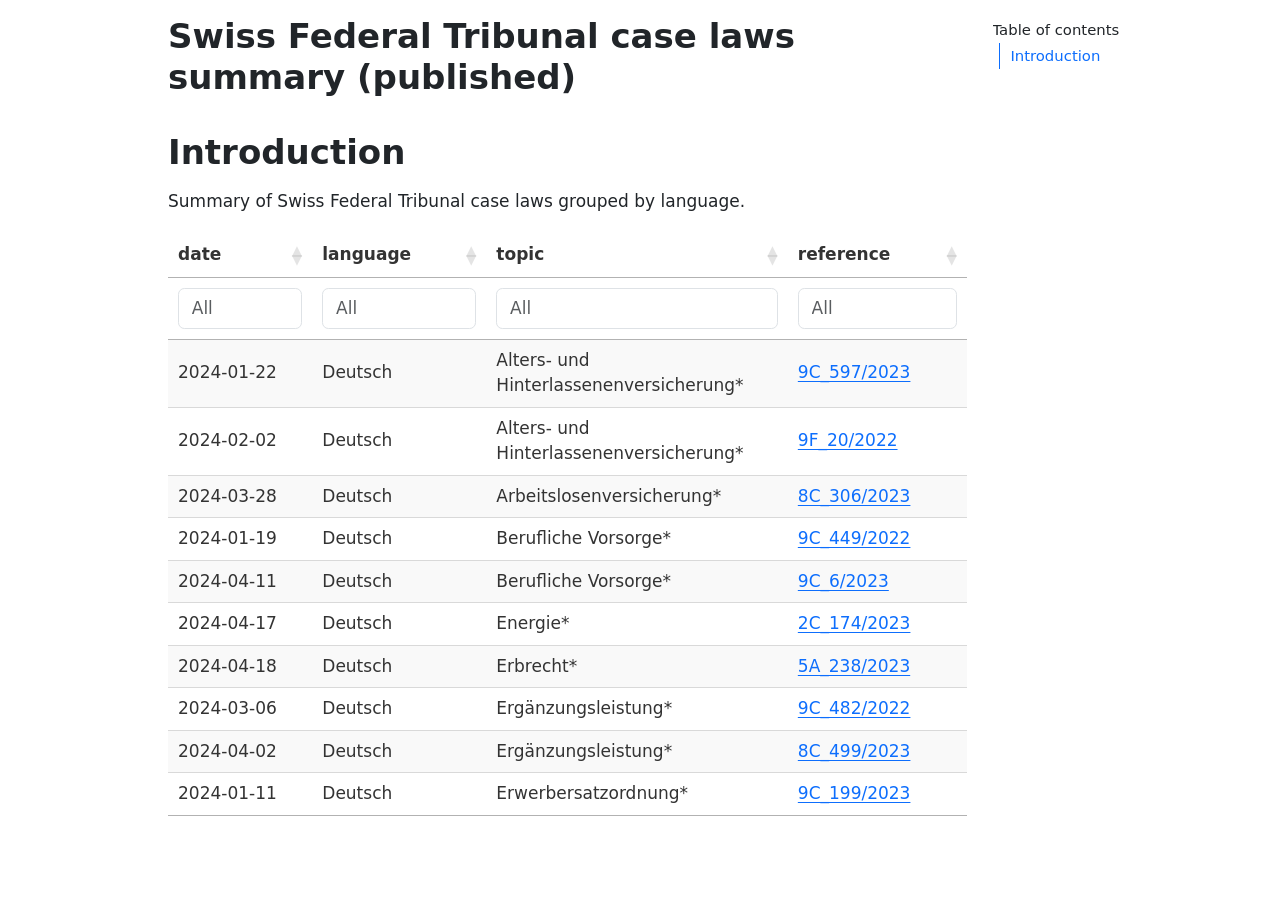
<file: report.html>
<!DOCTYPE html>
<html xmlns="http://www.w3.org/1999/xhtml" lang="en" xml:lang="en"><head>

<meta charset="utf-8">
<meta name="generator" content="quarto-1.4.553">

<meta name="viewport" content="width=device-width, initial-scale=1.0, user-scalable=yes">


<title>Swiss Federal Tribunal case laws summary (published)</title>
<style>
code{white-space: pre-wrap;}
span.smallcaps{font-variant: small-caps;}
div.columns{display: flex; gap: min(4vw, 1.5em);}
div.column{flex: auto; overflow-x: auto;}
div.hanging-indent{margin-left: 1.5em; text-indent: -1.5em;}
ul.task-list{list-style: none;}
ul.task-list li input[type="checkbox"] {
  width: 0.8em;
  margin: 0 0.8em 0.2em -1em; /* quarto-specific, see https://github.com/quarto-dev/quarto-cli/issues/4556 */ 
  vertical-align: middle;
}
</style>


<script src="report_files/libs/clipboard/clipboard.min.js"></script>
<script src="report_files/libs/quarto-html/quarto.js"></script>
<script src="report_files/libs/quarto-html/popper.min.js"></script>
<script src="report_files/libs/quarto-html/tippy.umd.min.js"></script>
<script src="report_files/libs/quarto-html/anchor.min.js"></script>
<link href="report_files/libs/quarto-html/tippy.css" rel="stylesheet">
<link href="report_files/libs/quarto-html/quarto-syntax-highlighting.css" rel="stylesheet" id="quarto-text-highlighting-styles">
<script src="report_files/libs/bootstrap/bootstrap.min.js"></script>
<link href="report_files/libs/bootstrap/bootstrap-icons.css" rel="stylesheet">
<link href="report_files/libs/bootstrap/bootstrap.min.css" rel="stylesheet" id="quarto-bootstrap" data-mode="light">
<link href="report_files/libs/htmltools-fill-0.5.8.1/fill.css" rel="stylesheet">
<script src="report_files/libs/htmlwidgets-1.6.4/htmlwidgets.js"></script>
<link href="report_files/libs/datatables-css-0.0.0/datatables-crosstalk.css" rel="stylesheet">
<script src="report_files/libs/datatables-binding-0.33/datatables.js"></script>
<script src="report_files/libs/jquery-3.6.0/jquery-3.6.0.min.js"></script>
<link href="report_files/libs/dt-core-1.13.6/css/jquery.dataTables.min.css" rel="stylesheet">
<link href="report_files/libs/dt-core-1.13.6/css/jquery.dataTables.extra.css" rel="stylesheet">
<script src="report_files/libs/dt-core-1.13.6/js/jquery.dataTables.min.js"></script>
<link href="report_files/libs/nouislider-7.0.10/jquery.nouislider.min.css" rel="stylesheet">
<script src="report_files/libs/nouislider-7.0.10/jquery.nouislider.min.js"></script>
<link href="report_files/libs/selectize-0.12.0/selectize.bootstrap3.css" rel="stylesheet">
<script src="report_files/libs/selectize-0.12.0/selectize.min.js"></script>
<link href="report_files/libs/crosstalk-1.2.1/css/crosstalk.min.css" rel="stylesheet">
<script src="report_files/libs/crosstalk-1.2.1/js/crosstalk.min.js"></script>


</head>

<body>

<div id="quarto-content" class="page-columns page-rows-contents page-layout-article">
<div id="quarto-margin-sidebar" class="sidebar margin-sidebar">
  <nav id="TOC" role="doc-toc" class="toc-active">
    <h2 id="toc-title">Table of contents</h2>
   
  <ul>
  <li><a href="#introduction" id="toc-introduction" class="nav-link active" data-scroll-target="#introduction">Introduction</a></li>
  </ul>
</nav>
</div>
<main class="content" id="quarto-document-content">

<header id="title-block-header" class="quarto-title-block default">
<div class="quarto-title">
<h1 class="title">Swiss Federal Tribunal case laws summary (published)</h1>
</div>



<div class="quarto-title-meta">

    
  
    
  </div>
  


</header>


<section id="introduction" class="level1">
<h1>Introduction</h1>
<p>Summary of Swiss Federal Tribunal case laws grouped by language.</p>
<div class="datatables html-widget html-fill-item" id="htmlwidget-982c4b5ad093ca20aa16" style="width:100%;height:auto;"></div>
<script type="application/json" data-for="htmlwidget-982c4b5ad093ca20aa16">{"x":{"filter":"top","vertical":false,"filterHTML":"<tr>\n  <td data-type=\"date\" style=\"vertical-align: top;\">\n    <div class=\"form-group has-feedback\" style=\"margin-bottom: auto;\">\n      <input type=\"search\" placeholder=\"All\" class=\"form-control\" style=\"width: 100%;\"/>\n      <span class=\"glyphicon glyphicon-remove-circle form-control-feedback\"><\/span>\n    <\/div>\n    <div style=\"display: none;position: absolute;width: 200px;opacity: 1\">\n      <div data-min=\"1.70424e+12\" data-max=\"1714521600000\"><\/div>\n      <span style=\"float: left;\"><\/span>\n      <span style=\"float: right;\"><\/span>\n    <\/div>\n  <\/td>\n  <td data-type=\"factor\" style=\"vertical-align: top;\">\n    <div class=\"form-group has-feedback\" style=\"margin-bottom: auto;\">\n      <input type=\"search\" placeholder=\"All\" class=\"form-control\" style=\"width: 100%;\"/>\n      <span class=\"glyphicon glyphicon-remove-circle form-control-feedback\"><\/span>\n    <\/div>\n    <div style=\"width: 100%; display: none;\">\n      <select multiple=\"multiple\" style=\"width: 100%;\" data-options=\"[&quot;Deutsch&quot;,&quot;Français&quot;,&quot;Italiano&quot;]\"><\/select>\n    <\/div>\n  <\/td>\n  <td data-type=\"factor\" style=\"vertical-align: top;\">\n    <div class=\"form-group has-feedback\" style=\"margin-bottom: auto;\">\n      <input type=\"search\" placeholder=\"All\" class=\"form-control\" style=\"width: 100%;\"/>\n      <span class=\"glyphicon glyphicon-remove-circle form-control-feedback\"><\/span>\n    <\/div>\n    <div style=\"width: 100%; display: none;\">\n      <select multiple=\"multiple\" style=\"width: 100%;\" data-options=\"[&quot;Alters- und Hinterlassenenversicherung*&quot;,&quot;Arbeitslosenversicherung*&quot;,&quot;Assicurazione contro la disoccupazione*&quot;,&quot;Berufliche Vorsorge*&quot;,&quot;Construction des routes et circulation routière*&quot;,&quot;Diritto fondamentale*&quot;,&quot;Droit de cité et droit des étrangers*&quot;,&quot;Droit des contrats*&quot;,&quot;Droit des poursuites et faillites*&quot;,&quot;Droit fondamental*&quot;,&quot;Droits réels*&quot;,&quot;Energie*&quot;,&quot;Énergie*&quot;,&quot;Erbrecht*&quot;,&quot;Ergänzungsleistung*&quot;,&quot;Erwerbersatzordnung*&quot;,&quot;Exécution des peines et des mesures*&quot;,&quot;Familienrecht*&quot;,&quot;Finances publiques &amp; droit fiscal*&quot;,&quot;Gesellschaftsrecht*&quot;,&quot;Gesundheitswesen &amp; soziale Sicherheit*&quot;,&quot;Infractions*&quot;,&quot;Infrazione*&quot;,&quot;Invalidenversicherung*&quot;,&quot;Krankenversicherung*&quot;,&quot;Öffentliche Finanzen &amp; Abgaberecht*&quot;,&quot;Ökologisches Gleichgewicht*&quot;,&quot;Politische Rechte*&quot;,&quot;Procédure administrative*&quot;,&quot;Procédure pénale*&quot;,&quot;Propriété intellectuelle, concurrence et cartels*&quot;,&quot;Rechtshilfe und Auslieferung*&quot;,&quot;Sachenrecht*&quot;,&quot;Schiedsgerichtsbarkeit*&quot;,&quot;Schuldbetreibungs- und Konkursrecht*&quot;,&quot;Staatshaftung*&quot;,&quot;Straf- und Massnahmenvollzug*&quot;,&quot;Strafprozess*&quot;,&quot;Strafrecht (allgemein)*&quot;,&quot;Straftaten*&quot;,&quot;Unfallversicherung*&quot;,&quot;Vertragsrecht*&quot;]\"><\/select>\n    <\/div>\n  <\/td>\n  <td data-type=\"character\" style=\"vertical-align: top;\">\n    <div class=\"form-group has-feedback\" style=\"margin-bottom: auto;\">\n      <input type=\"search\" placeholder=\"All\" class=\"form-control\" style=\"width: 100%;\"/>\n      <span class=\"glyphicon glyphicon-remove-circle form-control-feedback\"><\/span>\n    <\/div>\n  <\/td>\n<\/tr>","data":[["2024-01-22","2024-02-02","2024-03-28","2024-01-19","2024-04-11","2024-04-17","2024-04-18","2024-03-06","2024-04-02","2024-01-11","2024-01-24","2024-01-23","2024-01-25","2024-03-07","2024-01-18","2024-03-05","2024-04-02","2024-01-12","2024-03-20","2024-04-17","2024-02-13","2024-04-24","2024-01-11","2024-01-15","2024-01-30","2024-01-31","2024-02-08","2024-04-02","2024-04-11","2024-04-17","2024-01-05","2024-03-28","2024-03-20","2024-02-13","2024-01-30","2024-02-12","2024-04-04","2024-04-03","2024-04-16","2024-02-09","2024-02-12","2024-03-14","2024-04-22","2024-01-17","2024-02-29","2024-03-14","2024-04-12","2024-01-03","2024-05-01","2024-01-03","2024-04-10","2024-03-05","2024-02-29","2024-04-26","2024-03-01","2024-03-27","2024-01-31","2024-02-06","2024-04-02","2024-02-01","2024-02-12","2024-01-19","2024-01-25","2024-03-06","2024-01-31","2024-04-10","2024-04-16","2024-04-18","2024-04-19","2024-02-06","2024-04-17","2024-01-05","2024-02-01","2024-02-01","2024-04-24","2024-01-12","2024-04-02"],["Deutsch","Deutsch","Deutsch","Deutsch","Deutsch","Deutsch","Deutsch","Deutsch","Deutsch","Deutsch","Deutsch","Deutsch","Deutsch","Deutsch","Deutsch","Deutsch","Deutsch","Deutsch","Deutsch","Deutsch","Deutsch","Deutsch","Deutsch","Deutsch","Deutsch","Deutsch","Deutsch","Deutsch","Deutsch","Deutsch","Deutsch","Deutsch","Deutsch","Deutsch","Deutsch","Deutsch","Deutsch","Deutsch","Deutsch","Deutsch","Deutsch","Deutsch","Deutsch","Deutsch","Deutsch","Deutsch","Deutsch","Deutsch","Deutsch","Deutsch","Français","Français","Français","Français","Français","Français","Français","Français","Français","Français","Français","Français","Français","Français","Français","Français","Français","Français","Français","Français","Français","Français","Français","Français","Italiano","Italiano","Italiano"],["Alters- und Hinterlassenenversicherung*","Alters- und Hinterlassenenversicherung*","Arbeitslosenversicherung*","Berufliche Vorsorge*","Berufliche Vorsorge*","Energie*","Erbrecht*","Ergänzungsleistung*","Ergänzungsleistung*","Erwerbersatzordnung*","Erwerbersatzordnung*","Familienrecht*","Familienrecht*","Familienrecht*","Gesellschaftsrecht*","Gesundheitswesen & soziale Sicherheit*","Gesundheitswesen & soziale Sicherheit*","Invalidenversicherung*","Invalidenversicherung*","Invalidenversicherung*","Krankenversicherung*","Krankenversicherung*","Öffentliche Finanzen & Abgaberecht*","Öffentliche Finanzen & Abgaberecht*","Öffentliche Finanzen & Abgaberecht*","Öffentliche Finanzen & Abgaberecht*","Öffentliche Finanzen & Abgaberecht*","Öffentliche Finanzen & Abgaberecht*","Öffentliche Finanzen & Abgaberecht*","Öffentliche Finanzen & Abgaberecht*","Ökologisches Gleichgewicht*","Politische Rechte*","Rechtshilfe und Auslieferung*","Sachenrecht*","Schiedsgerichtsbarkeit*","Schuldbetreibungs- und Konkursrecht*","Schuldbetreibungs- und Konkursrecht*","Staatshaftung*","Straf- und Massnahmenvollzug*","Strafprozess*","Strafprozess*","Strafprozess*","Strafprozess*","Strafrecht (allgemein)*","Straftaten*","Straftaten*","Straftaten*","Unfallversicherung*","Unfallversicherung*","Vertragsrecht*","Construction des routes et circulation routière*","Droit de cité et droit des étrangers*","Droit des contrats*","Droit des poursuites et faillites*","Droit fondamental*","Droit fondamental*","Droits réels*","Droits réels*","Droits réels*","Énergie*","Exécution des peines et des mesures*","Finances publiques & droit fiscal*","Finances publiques & droit fiscal*","Finances publiques & droit fiscal*","Infractions*","Infractions*","Infractions*","Infractions*","Infractions*","Procédure administrative*","Procédure administrative*","Procédure pénale*","Propriété intellectuelle, concurrence et cartels*","Propriété intellectuelle, concurrence et cartels*","Assicurazione contro la disoccupazione*","Diritto fondamentale*","Infrazione*"],["<a href=https://www.bger.ch/ext/eurospider/live/fr/php/aza/http/index.php?highlight_docid=aza://20-12-2023-9C_597-2023&lang=fr&zoom=&type=show_document>9C_597/2023<\/a>","<a href=https://www.bger.ch/ext/eurospider/live/fr/php/aza/http/index.php?highlight_docid=aza://08-01-2024-9F_20-2022&lang=fr&zoom=&type=show_document>9F_20/2022<\/a>","<a href=https://www.bger.ch/ext/eurospider/live/fr/php/aza/http/index.php?highlight_docid=aza://07-03-2024-8C_306-2023&lang=fr&zoom=&type=show_document>8C_306/2023<\/a>","<a href=https://www.bger.ch/ext/eurospider/live/fr/php/aza/http/index.php?highlight_docid=aza://29-11-2023-9C_449-2022&lang=fr&zoom=&type=show_document>9C_449/2022<\/a>","<a href=https://www.bger.ch/ext/eurospider/live/fr/php/aza/http/index.php?highlight_docid=aza://12-03-2024-9C_6-2023&lang=fr&zoom=&type=show_document>9C_6/2023<\/a>","<a href=https://www.bger.ch/ext/eurospider/live/fr/php/aza/http/index.php?highlight_docid=aza://22-03-2024-2C_174-2023&lang=fr&zoom=&type=show_document>2C_174/2023<\/a>","<a href=https://www.bger.ch/ext/eurospider/live/fr/php/aza/http/index.php?highlight_docid=aza://18-03-2024-5A_238-2023&lang=fr&zoom=&type=show_document>5A_238/2023<\/a>","<a href=https://www.bger.ch/ext/eurospider/live/fr/php/aza/http/index.php?highlight_docid=aza://31-01-2024-9C_482-2022&lang=fr&zoom=&type=show_document>9C_482/2022<\/a>","<a href=https://www.bger.ch/ext/eurospider/live/fr/php/aza/http/index.php?highlight_docid=aza://06-03-2024-8C_499-2023&lang=fr&zoom=&type=show_document>8C_499/2023<\/a>","<a href=https://www.bger.ch/ext/eurospider/live/fr/php/aza/http/index.php?highlight_docid=aza://11-12-2023-9C_199-2023&lang=fr&zoom=&type=show_document>9C_199/2023<\/a>","<a href=https://www.bger.ch/ext/eurospider/live/fr/php/aza/http/index.php?highlight_docid=aza://21-12-2023-9C_202-2023&lang=fr&zoom=&type=show_document>9C_202/2023<\/a>","<a href=https://www.bger.ch/ext/eurospider/live/fr/php/aza/http/index.php?highlight_docid=aza://21-11-2023-5A_375-2023&lang=fr&zoom=&type=show_document>5A_375/2023<\/a>","<a href=https://www.bger.ch/ext/eurospider/live/fr/php/aza/http/index.php?highlight_docid=aza://20-12-2023-5A_33-2023&lang=fr&zoom=&type=show_document>5A_33/2023<\/a>","<a href=https://www.bger.ch/ext/eurospider/live/fr/php/aza/http/index.php?highlight_docid=aza://09-02-2024-5A_176-2023&lang=fr&zoom=&type=show_document>5A_176/2023<\/a>","<a href=https://www.bger.ch/ext/eurospider/live/fr/php/aza/http/index.php?highlight_docid=aza://03-01-2024-4A_369-2023&lang=fr&zoom=&type=show_document>4A_369/2023<\/a>","<a href=https://www.bger.ch/ext/eurospider/live/fr/php/aza/http/index.php?highlight_docid=aza://01-02-2024-8C_333-2023&lang=fr&zoom=&type=show_document>8C_333/2023<\/a>","<a href=https://www.bger.ch/ext/eurospider/live/fr/php/aza/http/index.php?highlight_docid=aza://28-02-2024-2C_33-2023&lang=fr&zoom=&type=show_document>2C_33/2023<\/a>","<a href=https://www.bger.ch/ext/eurospider/live/fr/php/aza/http/index.php?highlight_docid=aza://06-12-2023-8C_103-2023&lang=fr&zoom=&type=show_document>8C_103/2023<\/a>","<a href=https://www.bger.ch/ext/eurospider/live/fr/php/aza/http/index.php?highlight_docid=aza://06-03-2024-8C_166-2023&lang=fr&zoom=&type=show_document>8C_166/2023<\/a>","<a href=https://www.bger.ch/ext/eurospider/live/fr/php/aza/http/index.php?highlight_docid=aza://27-03-2024-8C_523-2023&lang=fr&zoom=&type=show_document>8C_523/2023<\/a>","<a href=https://www.bger.ch/ext/eurospider/live/fr/php/aza/http/index.php?highlight_docid=aza://12-12-2023-9C_135-2022&lang=fr&zoom=&type=show_document>9C_135/2022<\/a>","<a href=https://www.bger.ch/ext/eurospider/live/fr/php/aza/http/index.php?highlight_docid=aza://18-03-2024-9C_65-2023&lang=fr&zoom=&type=show_document>9C_65/2023<\/a>","<a href=https://www.bger.ch/ext/eurospider/live/fr/php/aza/http/index.php?highlight_docid=aza://07-12-2023-9C_312-2023&lang=fr&zoom=&type=show_document>9C_312/2023<\/a>","<a href=https://www.bger.ch/ext/eurospider/live/fr/php/aza/http/index.php?highlight_docid=aza://15-12-2023-9C_716-2022&lang=fr&zoom=&type=show_document>9C_716/2022<\/a>","<a href=https://www.bger.ch/ext/eurospider/live/fr/php/aza/http/index.php?highlight_docid=aza://18-12-2023-9C_732-2022&lang=fr&zoom=&type=show_document>9C_732/2022<\/a>","<a href=https://www.bger.ch/ext/eurospider/live/fr/php/aza/http/index.php?highlight_docid=aza://05-01-2024-9C_391-2023&lang=fr&zoom=&type=show_document>9C_391/2023<\/a>","<a href=https://www.bger.ch/ext/eurospider/live/fr/php/aza/http/index.php?highlight_docid=aza://19-12-2023-9C_83-2023&lang=fr&zoom=&type=show_document>9C_83/2023<\/a>","<a href=https://www.bger.ch/ext/eurospider/live/fr/php/aza/http/index.php?highlight_docid=aza://12-03-2024-9C_475-2023&lang=fr&zoom=&type=show_document>9C_475/2023<\/a>","<a href=https://www.bger.ch/ext/eurospider/live/fr/php/aza/http/index.php?highlight_docid=aza://29-02-2024-9C_496-2023&lang=fr&zoom=&type=show_document>9C_496/2023<\/a>","<a href=https://www.bger.ch/ext/eurospider/live/fr/php/aza/http/index.php?highlight_docid=aza://02-04-2024-9C_591-2023&lang=fr&zoom=&type=show_document>9C_591/2023<\/a>","<a href=https://www.bger.ch/ext/eurospider/live/fr/php/aza/http/index.php?highlight_docid=aza://07-11-2023-1C_327-2022&lang=fr&zoom=&type=show_document>1C_327/2022<\/a>","<a href=https://www.bger.ch/ext/eurospider/live/fr/php/aza/http/index.php?highlight_docid=aza://22-02-2024-1C_641-2022&lang=fr&zoom=&type=show_document>1C_641/2022<\/a>","<a href=https://www.bger.ch/ext/eurospider/live/fr/php/aza/http/index.php?highlight_docid=aza://07-03-2024-1C_543-2023&lang=fr&zoom=&type=show_document>1C_543/2023<\/a>","<a href=https://www.bger.ch/ext/eurospider/live/fr/php/aza/http/index.php?highlight_docid=aza://08-11-2023-5A_357-2022&lang=fr&zoom=&type=show_document>5A_357/2022<\/a>","<a href=https://www.bger.ch/ext/eurospider/live/fr/php/aza/http/index.php?highlight_docid=aza://11-01-2024-4A_172-2023&lang=fr&zoom=&type=show_document>4A_172/2023<\/a>","<a href=https://www.bger.ch/ext/eurospider/live/fr/php/aza/http/index.php?highlight_docid=aza://12-01-2024-5A_169-2023&lang=fr&zoom=&type=show_document>5A_169/2023<\/a>","<a href=https://www.bger.ch/ext/eurospider/live/fr/php/aza/http/index.php?highlight_docid=aza://07-03-2024-5A_611-2023&lang=fr&zoom=&type=show_document>5A_611/2023<\/a>","<a href=https://www.bger.ch/ext/eurospider/live/fr/php/aza/http/index.php?highlight_docid=aza://07-02-2024-2C_176-2022&lang=fr&zoom=&type=show_document>2C_176/2022<\/a>","<a href=https://www.bger.ch/ext/eurospider/live/fr/php/aza/http/index.php?highlight_docid=aza://18-03-2024-7B_261-2023&lang=fr&zoom=&type=show_document>7B_261/2023<\/a>","<a href=https://www.bger.ch/ext/eurospider/live/fr/php/aza/http/index.php?highlight_docid=aza://18-12-2023-7B_800-2023&lang=fr&zoom=&type=show_document>7B_800/2023<\/a>","<a href=https://www.bger.ch/ext/eurospider/live/fr/php/aza/http/index.php?highlight_docid=aza://11-01-2024-7B_159-2022&lang=fr&zoom=&type=show_document>7B_159/2022<\/a>","<a href=https://www.bger.ch/ext/eurospider/live/fr/php/aza/http/index.php?highlight_docid=aza://05-03-2024-7B_155-2024&lang=fr&zoom=&type=show_document>7B_155/2024<\/a>","<a href=https://www.bger.ch/ext/eurospider/live/fr/php/aza/http/index.php?highlight_docid=aza://21-03-2024-7B_172-2022&lang=fr&zoom=&type=show_document>7B_172/2022<\/a>","<a href=https://www.bger.ch/ext/eurospider/live/fr/php/aza/http/index.php?highlight_docid=aza://15-12-2023-6B_953-2023&lang=fr&zoom=&type=show_document>6B_953/2023<\/a>","<a href=https://www.bger.ch/ext/eurospider/live/fr/php/aza/http/index.php?highlight_docid=aza://29-01-2024-6B_1005-2021&lang=fr&zoom=&type=show_document>6B_1005/2021<\/a>","<a href=https://www.bger.ch/ext/eurospider/live/fr/php/aza/http/index.php?highlight_docid=aza://09-02-2024-7B_209-2022&lang=fr&zoom=&type=show_document>7B_209/2022<\/a>","<a href=https://www.bger.ch/ext/eurospider/live/fr/php/aza/http/index.php?highlight_docid=aza://18-03-2024-6B_17-2022&lang=fr&zoom=&type=show_document>6B_17/2022<\/a>","<a href=https://www.bger.ch/ext/eurospider/live/fr/php/aza/http/index.php?highlight_docid=aza://29-11-2023-8C_196-2023&lang=fr&zoom=&type=show_document>8C_196/2023<\/a>","<a href=https://www.bger.ch/ext/eurospider/live/fr/php/aza/http/index.php?highlight_docid=aza://10-04-2024-8C_434-2023&lang=fr&zoom=&type=show_document>8C_434/2023<\/a>","<a href=https://www.bger.ch/ext/eurospider/live/fr/php/aza/http/index.php?highlight_docid=aza://29-11-2023-4A_121-2023&lang=fr&zoom=&type=show_document>4A_121/2023<\/a>","<a href=https://www.bger.ch/ext/eurospider/live/fr/php/aza/http/index.php?highlight_docid=aza://23-02-2024-2C_79-2023&lang=fr&zoom=&type=show_document>2C_79/2023<\/a>","<a href=https://www.bger.ch/ext/eurospider/live/fr/php/aza/http/index.php?highlight_docid=aza://07-02-2024-2C_198-2023&lang=fr&zoom=&type=show_document>2C_198/2023<\/a>","<a href=https://www.bger.ch/ext/eurospider/live/fr/php/aza/http/index.php?highlight_docid=aza://31-01-2024-4A_169-2023&lang=fr&zoom=&type=show_document>4A_169/2023<\/a>","<a href=https://www.bger.ch/ext/eurospider/live/fr/php/aza/http/index.php?highlight_docid=aza://02-04-2024-5A_122-2024&lang=fr&zoom=&type=show_document>5A_122/2024<\/a>","<a href=https://www.bger.ch/ext/eurospider/live/fr/php/aza/http/index.php?highlight_docid=aza://07-02-2024-2C_196-2023&lang=fr&zoom=&type=show_document>2C_196/2023<\/a>","<a href=https://www.bger.ch/ext/eurospider/live/fr/php/aza/http/index.php?highlight_docid=aza://23-02-2024-2C_87-2023&lang=fr&zoom=&type=show_document>2C_87/2023<\/a>","<a href=https://www.bger.ch/ext/eurospider/live/fr/php/aza/http/index.php?highlight_docid=aza://12-12-2023-5A_941-2022&lang=fr&zoom=&type=show_document>5A_941/2022<\/a>","<a href=https://www.bger.ch/ext/eurospider/live/fr/php/aza/http/index.php?highlight_docid=aza://15-01-2024-5A_307-2023&lang=fr&zoom=&type=show_document>5A_307/2023<\/a>","<a href=https://www.bger.ch/ext/eurospider/live/fr/php/aza/http/index.php?highlight_docid=aza://01-03-2024-2C_317-2023&lang=fr&zoom=&type=show_document>2C_317/2023<\/a>","<a href=https://www.bger.ch/ext/eurospider/live/fr/php/aza/http/index.php?highlight_docid=aza://05-01-2024-9C_739-2022&lang=fr&zoom=&type=show_document>9C_739/2022<\/a>","<a href=https://www.bger.ch/ext/eurospider/live/fr/php/aza/http/index.php?highlight_docid=aza://03-01-2024-7B_471-2023&lang=fr&zoom=&type=show_document>7B_471/2023<\/a>","<a href=https://www.bger.ch/ext/eurospider/live/fr/php/aza/http/index.php?highlight_docid=aza://09-01-2024-9C_648-2022&lang=fr&zoom=&type=show_document>9C_648/2022<\/a>","<a href=https://www.bger.ch/ext/eurospider/live/fr/php/aza/http/index.php?highlight_docid=aza://21-12-2023-2C_694-2022&lang=fr&zoom=&type=show_document>2C_694/2022<\/a>","<a href=https://www.bger.ch/ext/eurospider/live/fr/php/aza/http/index.php?highlight_docid=aza://22-02-2024-2C_692-2022&lang=fr&zoom=&type=show_document>2C_692/2022<\/a>","<a href=https://www.bger.ch/ext/eurospider/live/fr/php/aza/http/index.php?highlight_docid=aza://30-10-2023-7B_78-2022&lang=fr&zoom=&type=show_document>7B_78/2022<\/a>","<a href=https://www.bger.ch/ext/eurospider/live/fr/php/aza/http/index.php?highlight_docid=aza://21-03-2024-6B_1143-2023&lang=fr&zoom=&type=show_document>6B_1143/2023<\/a>","<a href=https://www.bger.ch/ext/eurospider/live/fr/php/aza/http/index.php?highlight_docid=aza://21-03-2024-6B_938-2023&lang=fr&zoom=&type=show_document>6B_938/2023<\/a>","<a href=https://www.bger.ch/ext/eurospider/live/fr/php/aza/http/index.php?highlight_docid=aza://11-03-2024-6B_1323-2023&lang=fr&zoom=&type=show_document>6B_1323/2023<\/a>","<a href=https://www.bger.ch/ext/eurospider/live/fr/php/aza/http/index.php?highlight_docid=aza://13-03-2024-6B_393-2023&lang=fr&zoom=&type=show_document>6B_393/2023<\/a>","<a href=https://www.bger.ch/ext/eurospider/live/fr/php/aza/http/index.php?highlight_docid=aza://19-01-2024-1C_442-2023&lang=fr&zoom=&type=show_document>1C_442/2023<\/a>","<a href=https://www.bger.ch/ext/eurospider/live/fr/php/aza/http/index.php?highlight_docid=aza://28-03-2024-1C_584-2023&lang=fr&zoom=&type=show_document>1C_584/2023<\/a>","<a href=https://www.bger.ch/ext/eurospider/live/fr/php/aza/http/index.php?highlight_docid=aza://30-11-2023-7B_215-2023&lang=fr&zoom=&type=show_document>7B_215/2023<\/a>","<a href=https://www.bger.ch/ext/eurospider/live/fr/php/aza/http/index.php?highlight_docid=aza://15-11-2023-1C_272-2022&lang=fr&zoom=&type=show_document>1C_272/2022<\/a>","<a href=https://www.bger.ch/ext/eurospider/live/fr/php/aza/http/index.php?highlight_docid=aza://19-01-2024-4A_171-2023&lang=fr&zoom=&type=show_document>4A_171/2023<\/a>","<a href=https://www.bger.ch/ext/eurospider/live/fr/php/aza/http/index.php?highlight_docid=aza://18-03-2024-8C_438-2023&lang=fr&zoom=&type=show_document>8C_438/2023<\/a>","<a href=https://www.bger.ch/ext/eurospider/live/fr/php/aza/http/index.php?highlight_docid=aza://28-11-2023-2C_1006-2022&lang=fr&zoom=&type=show_document>2C_1006/2022<\/a>","<a href=https://www.bger.ch/ext/eurospider/live/fr/php/aza/http/index.php?highlight_docid=aza://11-03-2024-6B_271-2022&lang=fr&zoom=&type=show_document>6B_271/2022<\/a>"]],"container":"<table class=\"display\">\n  <thead>\n    <tr>\n      <th>date<\/th>\n      <th>language<\/th>\n      <th>topic<\/th>\n      <th>reference<\/th>\n    <\/tr>\n  <\/thead>\n<\/table>","options":{"dom":"t","scrollY":true,"columnDefs":[{"name":"date","targets":0},{"name":"language","targets":1},{"name":"topic","targets":2},{"name":"reference","targets":3}],"order":[],"autoWidth":false,"orderClasses":false,"orderCellsTop":true},"selection":{"mode":"multiple","selected":null,"target":"row","selectable":null}},"evals":[],"jsHooks":[]}</script>
</section>

</main>
<!-- /main column -->
<script id="quarto-html-after-body" type="application/javascript">
window.document.addEventListener("DOMContentLoaded", function (event) {
  const toggleBodyColorMode = (bsSheetEl) => {
    const mode = bsSheetEl.getAttribute("data-mode");
    const bodyEl = window.document.querySelector("body");
    if (mode === "dark") {
      bodyEl.classList.add("quarto-dark");
      bodyEl.classList.remove("quarto-light");
    } else {
      bodyEl.classList.add("quarto-light");
      bodyEl.classList.remove("quarto-dark");
    }
  }
  const toggleBodyColorPrimary = () => {
    const bsSheetEl = window.document.querySelector("link#quarto-bootstrap");
    if (bsSheetEl) {
      toggleBodyColorMode(bsSheetEl);
    }
  }
  toggleBodyColorPrimary();  
  const icon = "";
  const anchorJS = new window.AnchorJS();
  anchorJS.options = {
    placement: 'right',
    icon: icon
  };
  anchorJS.add('.anchored');
  const isCodeAnnotation = (el) => {
    for (const clz of el.classList) {
      if (clz.startsWith('code-annotation-')) {                     
        return true;
      }
    }
    return false;
  }
  const clipboard = new window.ClipboardJS('.code-copy-button', {
    text: function(trigger) {
      const codeEl = trigger.previousElementSibling.cloneNode(true);
      for (const childEl of codeEl.children) {
        if (isCodeAnnotation(childEl)) {
          childEl.remove();
        }
      }
      return codeEl.innerText;
    }
  });
  clipboard.on('success', function(e) {
    // button target
    const button = e.trigger;
    // don't keep focus
    button.blur();
    // flash "checked"
    button.classList.add('code-copy-button-checked');
    var currentTitle = button.getAttribute("title");
    button.setAttribute("title", "Copied!");
    let tooltip;
    if (window.bootstrap) {
      button.setAttribute("data-bs-toggle", "tooltip");
      button.setAttribute("data-bs-placement", "left");
      button.setAttribute("data-bs-title", "Copied!");
      tooltip = new bootstrap.Tooltip(button, 
        { trigger: "manual", 
          customClass: "code-copy-button-tooltip",
          offset: [0, -8]});
      tooltip.show();    
    }
    setTimeout(function() {
      if (tooltip) {
        tooltip.hide();
        button.removeAttribute("data-bs-title");
        button.removeAttribute("data-bs-toggle");
        button.removeAttribute("data-bs-placement");
      }
      button.setAttribute("title", currentTitle);
      button.classList.remove('code-copy-button-checked');
    }, 1000);
    // clear code selection
    e.clearSelection();
  });
    var localhostRegex = new RegExp(/^(?:http|https):\/\/localhost\:?[0-9]*\//);
    var mailtoRegex = new RegExp(/^mailto:/);
      var filterRegex = new RegExp('/' + window.location.host + '/');
    var isInternal = (href) => {
        return filterRegex.test(href) || localhostRegex.test(href) || mailtoRegex.test(href);
    }
    // Inspect non-navigation links and adorn them if external
 	var links = window.document.querySelectorAll('a[href]:not(.nav-link):not(.navbar-brand):not(.toc-action):not(.sidebar-link):not(.sidebar-item-toggle):not(.pagination-link):not(.no-external):not([aria-hidden]):not(.dropdown-item):not(.quarto-navigation-tool)');
    for (var i=0; i<links.length; i++) {
      const link = links[i];
      if (!isInternal(link.href)) {
        // undo the damage that might have been done by quarto-nav.js in the case of
        // links that we want to consider external
        if (link.dataset.originalHref !== undefined) {
          link.href = link.dataset.originalHref;
        }
      }
    }
  function tippyHover(el, contentFn, onTriggerFn, onUntriggerFn) {
    const config = {
      allowHTML: true,
      maxWidth: 500,
      delay: 100,
      arrow: false,
      appendTo: function(el) {
          return el.parentElement;
      },
      interactive: true,
      interactiveBorder: 10,
      theme: 'quarto',
      placement: 'bottom-start',
    };
    if (contentFn) {
      config.content = contentFn;
    }
    if (onTriggerFn) {
      config.onTrigger = onTriggerFn;
    }
    if (onUntriggerFn) {
      config.onUntrigger = onUntriggerFn;
    }
    window.tippy(el, config); 
  }
  const noterefs = window.document.querySelectorAll('a[role="doc-noteref"]');
  for (var i=0; i<noterefs.length; i++) {
    const ref = noterefs[i];
    tippyHover(ref, function() {
      // use id or data attribute instead here
      let href = ref.getAttribute('data-footnote-href') || ref.getAttribute('href');
      try { href = new URL(href).hash; } catch {}
      const id = href.replace(/^#\/?/, "");
      const note = window.document.getElementById(id);
      if (note) {
        return note.innerHTML;
      } else {
        return "";
      }
    });
  }
  const xrefs = window.document.querySelectorAll('a.quarto-xref');
  const processXRef = (id, note) => {
    // Strip column container classes
    const stripColumnClz = (el) => {
      el.classList.remove("page-full", "page-columns");
      if (el.children) {
        for (const child of el.children) {
          stripColumnClz(child);
        }
      }
    }
    stripColumnClz(note)
    if (id === null || id.startsWith('sec-')) {
      // Special case sections, only their first couple elements
      const container = document.createElement("div");
      if (note.children && note.children.length > 2) {
        container.appendChild(note.children[0].cloneNode(true));
        for (let i = 1; i < note.children.length; i++) {
          const child = note.children[i];
          if (child.tagName === "P" && child.innerText === "") {
            continue;
          } else {
            container.appendChild(child.cloneNode(true));
            break;
          }
        }
        if (window.Quarto?.typesetMath) {
          window.Quarto.typesetMath(container);
        }
        return container.innerHTML
      } else {
        if (window.Quarto?.typesetMath) {
          window.Quarto.typesetMath(note);
        }
        return note.innerHTML;
      }
    } else {
      // Remove any anchor links if they are present
      const anchorLink = note.querySelector('a.anchorjs-link');
      if (anchorLink) {
        anchorLink.remove();
      }
      if (window.Quarto?.typesetMath) {
        window.Quarto.typesetMath(note);
      }
      // TODO in 1.5, we should make sure this works without a callout special case
      if (note.classList.contains("callout")) {
        return note.outerHTML;
      } else {
        return note.innerHTML;
      }
    }
  }
  for (var i=0; i<xrefs.length; i++) {
    const xref = xrefs[i];
    tippyHover(xref, undefined, function(instance) {
      instance.disable();
      let url = xref.getAttribute('href');
      let hash = undefined; 
      if (url.startsWith('#')) {
        hash = url;
      } else {
        try { hash = new URL(url).hash; } catch {}
      }
      if (hash) {
        const id = hash.replace(/^#\/?/, "");
        const note = window.document.getElementById(id);
        if (note !== null) {
          try {
            const html = processXRef(id, note.cloneNode(true));
            instance.setContent(html);
          } finally {
            instance.enable();
            instance.show();
          }
        } else {
          // See if we can fetch this
          fetch(url.split('#')[0])
          .then(res => res.text())
          .then(html => {
            const parser = new DOMParser();
            const htmlDoc = parser.parseFromString(html, "text/html");
            const note = htmlDoc.getElementById(id);
            if (note !== null) {
              const html = processXRef(id, note);
              instance.setContent(html);
            } 
          }).finally(() => {
            instance.enable();
            instance.show();
          });
        }
      } else {
        // See if we can fetch a full url (with no hash to target)
        // This is a special case and we should probably do some content thinning / targeting
        fetch(url)
        .then(res => res.text())
        .then(html => {
          const parser = new DOMParser();
          const htmlDoc = parser.parseFromString(html, "text/html");
          const note = htmlDoc.querySelector('main.content');
          if (note !== null) {
            // This should only happen for chapter cross references
            // (since there is no id in the URL)
            // remove the first header
            if (note.children.length > 0 && note.children[0].tagName === "HEADER") {
              note.children[0].remove();
            }
            const html = processXRef(null, note);
            instance.setContent(html);
          } 
        }).finally(() => {
          instance.enable();
          instance.show();
        });
      }
    }, function(instance) {
    });
  }
      let selectedAnnoteEl;
      const selectorForAnnotation = ( cell, annotation) => {
        let cellAttr = 'data-code-cell="' + cell + '"';
        let lineAttr = 'data-code-annotation="' +  annotation + '"';
        const selector = 'span[' + cellAttr + '][' + lineAttr + ']';
        return selector;
      }
      const selectCodeLines = (annoteEl) => {
        const doc = window.document;
        const targetCell = annoteEl.getAttribute("data-target-cell");
        const targetAnnotation = annoteEl.getAttribute("data-target-annotation");
        const annoteSpan = window.document.querySelector(selectorForAnnotation(targetCell, targetAnnotation));
        const lines = annoteSpan.getAttribute("data-code-lines").split(",");
        const lineIds = lines.map((line) => {
          return targetCell + "-" + line;
        })
        let top = null;
        let height = null;
        let parent = null;
        if (lineIds.length > 0) {
            //compute the position of the single el (top and bottom and make a div)
            const el = window.document.getElementById(lineIds[0]);
            top = el.offsetTop;
            height = el.offsetHeight;
            parent = el.parentElement.parentElement;
          if (lineIds.length > 1) {
            const lastEl = window.document.getElementById(lineIds[lineIds.length - 1]);
            const bottom = lastEl.offsetTop + lastEl.offsetHeight;
            height = bottom - top;
          }
          if (top !== null && height !== null && parent !== null) {
            // cook up a div (if necessary) and position it 
            let div = window.document.getElementById("code-annotation-line-highlight");
            if (div === null) {
              div = window.document.createElement("div");
              div.setAttribute("id", "code-annotation-line-highlight");
              div.style.position = 'absolute';
              parent.appendChild(div);
            }
            div.style.top = top - 2 + "px";
            div.style.height = height + 4 + "px";
            div.style.left = 0;
            let gutterDiv = window.document.getElementById("code-annotation-line-highlight-gutter");
            if (gutterDiv === null) {
              gutterDiv = window.document.createElement("div");
              gutterDiv.setAttribute("id", "code-annotation-line-highlight-gutter");
              gutterDiv.style.position = 'absolute';
              const codeCell = window.document.getElementById(targetCell);
              const gutter = codeCell.querySelector('.code-annotation-gutter');
              gutter.appendChild(gutterDiv);
            }
            gutterDiv.style.top = top - 2 + "px";
            gutterDiv.style.height = height + 4 + "px";
          }
          selectedAnnoteEl = annoteEl;
        }
      };
      const unselectCodeLines = () => {
        const elementsIds = ["code-annotation-line-highlight", "code-annotation-line-highlight-gutter"];
        elementsIds.forEach((elId) => {
          const div = window.document.getElementById(elId);
          if (div) {
            div.remove();
          }
        });
        selectedAnnoteEl = undefined;
      };
        // Handle positioning of the toggle
    window.addEventListener(
      "resize",
      throttle(() => {
        elRect = undefined;
        if (selectedAnnoteEl) {
          selectCodeLines(selectedAnnoteEl);
        }
      }, 10)
    );
    function throttle(fn, ms) {
    let throttle = false;
    let timer;
      return (...args) => {
        if(!throttle) { // first call gets through
            fn.apply(this, args);
            throttle = true;
        } else { // all the others get throttled
            if(timer) clearTimeout(timer); // cancel #2
            timer = setTimeout(() => {
              fn.apply(this, args);
              timer = throttle = false;
            }, ms);
        }
      };
    }
      // Attach click handler to the DT
      const annoteDls = window.document.querySelectorAll('dt[data-target-cell]');
      for (const annoteDlNode of annoteDls) {
        annoteDlNode.addEventListener('click', (event) => {
          const clickedEl = event.target;
          if (clickedEl !== selectedAnnoteEl) {
            unselectCodeLines();
            const activeEl = window.document.querySelector('dt[data-target-cell].code-annotation-active');
            if (activeEl) {
              activeEl.classList.remove('code-annotation-active');
            }
            selectCodeLines(clickedEl);
            clickedEl.classList.add('code-annotation-active');
          } else {
            // Unselect the line
            unselectCodeLines();
            clickedEl.classList.remove('code-annotation-active');
          }
        });
      }
  const findCites = (el) => {
    const parentEl = el.parentElement;
    if (parentEl) {
      const cites = parentEl.dataset.cites;
      if (cites) {
        return {
          el,
          cites: cites.split(' ')
        };
      } else {
        return findCites(el.parentElement)
      }
    } else {
      return undefined;
    }
  };
  var bibliorefs = window.document.querySelectorAll('a[role="doc-biblioref"]');
  for (var i=0; i<bibliorefs.length; i++) {
    const ref = bibliorefs[i];
    const citeInfo = findCites(ref);
    if (citeInfo) {
      tippyHover(citeInfo.el, function() {
        var popup = window.document.createElement('div');
        citeInfo.cites.forEach(function(cite) {
          var citeDiv = window.document.createElement('div');
          citeDiv.classList.add('hanging-indent');
          citeDiv.classList.add('csl-entry');
          var biblioDiv = window.document.getElementById('ref-' + cite);
          if (biblioDiv) {
            citeDiv.innerHTML = biblioDiv.innerHTML;
          }
          popup.appendChild(citeDiv);
        });
        return popup.innerHTML;
      });
    }
  }
});
</script>
</div> <!-- /content -->




</body></html>
</file>
<file: report_files/libs/quarto-html/tippy.css>
.tippy-box[data-animation=fade][data-state=hidden]{opacity:0}[data-tippy-root]{max-width:calc(100vw - 10px)}.tippy-box{position:relative;background-color:#333;color:#fff;border-radius:4px;font-size:14px;line-height:1.4;white-space:normal;outline:0;transition-property:transform,visibility,opacity}.tippy-box[data-placement^=top]>.tippy-arrow{bottom:0}.tippy-box[data-placement^=top]>.tippy-arrow:before{bottom:-7px;left:0;border-width:8px 8px 0;border-top-color:initial;transform-origin:center top}.tippy-box[data-placement^=bottom]>.tippy-arrow{top:0}.tippy-box[data-placement^=bottom]>.tippy-arrow:before{top:-7px;left:0;border-width:0 8px 8px;border-bottom-color:initial;transform-origin:center bottom}.tippy-box[data-placement^=left]>.tippy-arrow{right:0}.tippy-box[data-placement^=left]>.tippy-arrow:before{border-width:8px 0 8px 8px;border-left-color:initial;right:-7px;transform-origin:center left}.tippy-box[data-placement^=right]>.tippy-arrow{left:0}.tippy-box[data-placement^=right]>.tippy-arrow:before{left:-7px;border-width:8px 8px 8px 0;border-right-color:initial;transform-origin:center right}.tippy-box[data-inertia][data-state=visible]{transition-timing-function:cubic-bezier(.54,1.5,.38,1.11)}.tippy-arrow{width:16px;height:16px;color:#333}.tippy-arrow:before{content:"";position:absolute;border-color:transparent;border-style:solid}.tippy-content{position:relative;padding:5px 9px;z-index:1}
</file>
<file: report_files/libs/quarto-html/quarto-syntax-highlighting.css>
/* quarto syntax highlight colors */
:root {
  --quarto-hl-ot-color: #003B4F;
  --quarto-hl-at-color: #657422;
  --quarto-hl-ss-color: #20794D;
  --quarto-hl-an-color: #5E5E5E;
  --quarto-hl-fu-color: #4758AB;
  --quarto-hl-st-color: #20794D;
  --quarto-hl-cf-color: #003B4F;
  --quarto-hl-op-color: #5E5E5E;
  --quarto-hl-er-color: #AD0000;
  --quarto-hl-bn-color: #AD0000;
  --quarto-hl-al-color: #AD0000;
  --quarto-hl-va-color: #111111;
  --quarto-hl-bu-color: inherit;
  --quarto-hl-ex-color: inherit;
  --quarto-hl-pp-color: #AD0000;
  --quarto-hl-in-color: #5E5E5E;
  --quarto-hl-vs-color: #20794D;
  --quarto-hl-wa-color: #5E5E5E;
  --quarto-hl-do-color: #5E5E5E;
  --quarto-hl-im-color: #00769E;
  --quarto-hl-ch-color: #20794D;
  --quarto-hl-dt-color: #AD0000;
  --quarto-hl-fl-color: #AD0000;
  --quarto-hl-co-color: #5E5E5E;
  --quarto-hl-cv-color: #5E5E5E;
  --quarto-hl-cn-color: #8f5902;
  --quarto-hl-sc-color: #5E5E5E;
  --quarto-hl-dv-color: #AD0000;
  --quarto-hl-kw-color: #003B4F;
}

/* other quarto variables */
:root {
  --quarto-font-monospace: SFMono-Regular, Menlo, Monaco, Consolas, "Liberation Mono", "Courier New", monospace;
}

pre > code.sourceCode > span {
  color: #003B4F;
}

code span {
  color: #003B4F;
}

code.sourceCode > span {
  color: #003B4F;
}

div.sourceCode,
div.sourceCode pre.sourceCode {
  color: #003B4F;
}

code span.ot {
  color: #003B4F;
  font-style: inherit;
}

code span.at {
  color: #657422;
  font-style: inherit;
}

code span.ss {
  color: #20794D;
  font-style: inherit;
}

code span.an {
  color: #5E5E5E;
  font-style: inherit;
}

code span.fu {
  color: #4758AB;
  font-style: inherit;
}

code span.st {
  color: #20794D;
  font-style: inherit;
}

code span.cf {
  color: #003B4F;
  font-style: inherit;
}

code span.op {
  color: #5E5E5E;
  font-style: inherit;
}

code span.er {
  color: #AD0000;
  font-style: inherit;
}

code span.bn {
  color: #AD0000;
  font-style: inherit;
}

code span.al {
  color: #AD0000;
  font-style: inherit;
}

code span.va {
  color: #111111;
  font-style: inherit;
}

code span.bu {
  font-style: inherit;
}

code span.ex {
  font-style: inherit;
}

code span.pp {
  color: #AD0000;
  font-style: inherit;
}

code span.in {
  color: #5E5E5E;
  font-style: inherit;
}

code span.vs {
  color: #20794D;
  font-style: inherit;
}

code span.wa {
  color: #5E5E5E;
  font-style: italic;
}

code span.do {
  color: #5E5E5E;
  font-style: italic;
}

code span.im {
  color: #00769E;
  font-style: inherit;
}

code span.ch {
  color: #20794D;
  font-style: inherit;
}

code span.dt {
  color: #AD0000;
  font-style: inherit;
}

code span.fl {
  color: #AD0000;
  font-style: inherit;
}

code span.co {
  color: #5E5E5E;
  font-style: inherit;
}

code span.cv {
  color: #5E5E5E;
  font-style: italic;
}

code span.cn {
  color: #8f5902;
  font-style: inherit;
}

code span.sc {
  color: #5E5E5E;
  font-style: inherit;
}

code span.dv {
  color: #AD0000;
  font-style: inherit;
}

code span.kw {
  color: #003B4F;
  font-style: inherit;
}

.prevent-inlining {
  content: "</";
}

/*# sourceMappingURL=debc5d5d77c3f9108843748ff7464032.css.map */
</file>
<file: report_files/libs/htmltools-fill-0.5.8.1/fill.css>
@layer htmltools {
  .html-fill-container {
    display: flex;
    flex-direction: column;
    /* Prevent the container from expanding vertically or horizontally beyond its
    parent's constraints. */
    min-height: 0;
    min-width: 0;
  }
  .html-fill-container > .html-fill-item {
    /* Fill items can grow and shrink freely within
    available vertical space in fillable container */
    flex: 1 1 auto;
    min-height: 0;
    min-width: 0;
  }
  .html-fill-container > :not(.html-fill-item) {
    /* Prevent shrinking or growing of non-fill items */
    flex: 0 0 auto;
  }
}
</file>
<file: report_files/libs/datatables-css-0.0.0/datatables-crosstalk.css>
.dt-crosstalk-fade {
  opacity: 0.2;
}

html body div.DTS div.dataTables_scrollBody {
  background: none;
}


/*
Fix https://github.com/rstudio/DT/issues/563
If the `table.display` is set to "block" (e.g., pkgdown), the browser will display
datatable objects strangely. The search panel and the page buttons will still be
in full-width but the table body will be "compact" and shorter.
In therory, having this attributes will affect `dom="t"`
with `display: block` users. But in reality, there should be no one.
We may remove the below lines in the future if the upstream agree to have this there.
See https://github.com/DataTables/DataTablesSrc/issues/160
*/

table.dataTable {
  display: table;
}


/*
When DTOutput(fill = TRUE), it receives a .html-fill-item class (via htmltools::bindFillRole()), which effectively amounts to `flex: 1 1 auto`. That's mostly fine, but the case where `fillContainer=TRUE`+`height:auto`+`flex-basis:auto` and the container (e.g., a bslib::card()) doesn't have a defined height is a bit problematic since the table wants to fit the parent but the parent wants to fit the table, which results pretty small table height (maybe because there is a minimum height somewhere?). It seems better in this case to impose a 400px height default for the table, which we can do by setting `flex-basis` to 400px (the table is still allowed to grow/shrink when the container has an opinionated height).
*/

.html-fill-container > .html-fill-item.datatables {
  flex-basis: 400px;
}
</file>
<file: report_files/libs/selectize-0.12.0/selectize.bootstrap3.css>
/**
 * selectize.bootstrap3.css (v0.12.0) - Bootstrap 3 Theme
 * Copyright (c) 2013–2015 Brian Reavis & contributors
 *
 * Licensed under the Apache License, Version 2.0 (the "License"); you may not use this
 * file except in compliance with the License. You may obtain a copy of the License at:
 * http://www.apache.org/licenses/LICENSE-2.0
 *
 * Unless required by applicable law or agreed to in writing, software distributed under
 * the License is distributed on an "AS IS" BASIS, WITHOUT WARRANTIES OR CONDITIONS OF
 * ANY KIND, either express or implied. See the License for the specific language
 * governing permissions and limitations under the License.
 *
 * @author Brian Reavis <brian@thirdroute.com>
 */
.selectize-control.plugin-drag_drop.multi > .selectize-input > div.ui-sortable-placeholder {
  visibility: visible !important;
  background: #f2f2f2 !important;
  background: rgba(0, 0, 0, 0.06) !important;
  border: 0 none !important;
  -webkit-box-shadow: inset 0 0 12px 4px #ffffff;
  box-shadow: inset 0 0 12px 4px #ffffff;
}
.selectize-control.plugin-drag_drop .ui-sortable-placeholder::after {
  content: '!';
  visibility: hidden;
}
.selectize-control.plugin-drag_drop .ui-sortable-helper {
  -webkit-box-shadow: 0 2px 5px rgba(0, 0, 0, 0.2);
  box-shadow: 0 2px 5px rgba(0, 0, 0, 0.2);
}
.selectize-dropdown-header {
  position: relative;
  padding: 3px 12px;
  border-bottom: 1px solid #d0d0d0;
  background: #f8f8f8;
  -webkit-border-radius: 4px 4px 0 0;
  -moz-border-radius: 4px 4px 0 0;
  border-radius: 4px 4px 0 0;
}
.selectize-dropdown-header-close {
  position: absolute;
  right: 12px;
  top: 50%;
  color: #333333;
  opacity: 0.4;
  margin-top: -12px;
  line-height: 20px;
  font-size: 20px !important;
}
.selectize-dropdown-header-close:hover {
  color: #000000;
}
.selectize-dropdown.plugin-optgroup_columns .optgroup {
  border-right: 1px solid #f2f2f2;
  border-top: 0 none;
  float: left;
  -webkit-box-sizing: border-box;
  -moz-box-sizing: border-box;
  box-sizing: border-box;
}
.selectize-dropdown.plugin-optgroup_columns .optgroup:last-child {
  border-right: 0 none;
}
.selectize-dropdown.plugin-optgroup_columns .optgroup:before {
  display: none;
}
.selectize-dropdown.plugin-optgroup_columns .optgroup-header {
  border-top: 0 none;
}
.selectize-control.plugin-remove_button [data-value] {
  position: relative;
  padding-right: 24px !important;
}
.selectize-control.plugin-remove_button [data-value] .remove {
  z-index: 1;
  /* fixes ie bug (see #392) */
  position: absolute;
  top: 0;
  right: 0;
  bottom: 0;
  width: 17px;
  text-align: center;
  font-weight: bold;
  font-size: 12px;
  color: inherit;
  text-decoration: none;
  vertical-align: middle;
  display: inline-block;
  padding: 1px 0 0 0;
  border-left: 1px solid rgba(0, 0, 0, 0);
  -webkit-border-radius: 0 2px 2px 0;
  -moz-border-radius: 0 2px 2px 0;
  border-radius: 0 2px 2px 0;
  -webkit-box-sizing: border-box;
  -moz-box-sizing: border-box;
  box-sizing: border-box;
}
.selectize-control.plugin-remove_button [data-value] .remove:hover {
  background: rgba(0, 0, 0, 0.05);
}
.selectize-control.plugin-remove_button [data-value].active .remove {
  border-left-color: rgba(0, 0, 0, 0);
}
.selectize-control.plugin-remove_button .disabled [data-value] .remove:hover {
  background: none;
}
.selectize-control.plugin-remove_button .disabled [data-value] .remove {
  border-left-color: rgba(77, 77, 77, 0);
}
.selectize-control {
  position: relative;
}
.selectize-dropdown,
.selectize-input,
.selectize-input input {
  color: #333333;
  font-family: inherit;
  font-size: inherit;
  line-height: 20px;
  -webkit-font-smoothing: inherit;
}
.selectize-input,
.selectize-control.single .selectize-input.input-active {
  background: #ffffff;
  cursor: text;
  display: inline-block;
}
.selectize-input {
  border: 1px solid #cccccc;
  padding: 6px 12px;
  display: inline-block;
  width: 100%;
  overflow: hidden;
  position: relative;
  z-index: 1;
  -webkit-box-sizing: border-box;
  -moz-box-sizing: border-box;
  box-sizing: border-box;
  -webkit-box-shadow: none;
  box-shadow: none;
  -webkit-border-radius: 4px;
  -moz-border-radius: 4px;
  border-radius: 4px;
}
.selectize-control.multi .selectize-input.has-items {
  padding: 5px 12px 2px;
}
.selectize-input.full {
  background-color: #ffffff;
}
.selectize-input.disabled,
.selectize-input.disabled * {
  cursor: default !important;
}
.selectize-input.focus {
  -webkit-box-shadow: inset 0 1px 2px rgba(0, 0, 0, 0.15);
  box-shadow: inset 0 1px 2px rgba(0, 0, 0, 0.15);
}
.selectize-input.dropdown-active {
  -webkit-border-radius: 4px 4px 0 0;
  -moz-border-radius: 4px 4px 0 0;
  border-radius: 4px 4px 0 0;
}
.selectize-input > * {
  vertical-align: baseline;
  display: -moz-inline-stack;
  display: inline-block;
  zoom: 1;
  *display: inline;
}
.selectize-control.multi .selectize-input > div {
  cursor: pointer;
  margin: 0 3px 3px 0;
  padding: 1px 3px;
  background: #efefef;
  color: #333333;
  border: 0 solid rgba(0, 0, 0, 0);
}
.selectize-control.multi .selectize-input > div.active {
  background: #428bca;
  color: #ffffff;
  border: 0 solid rgba(0, 0, 0, 0);
}
.selectize-control.multi .selectize-input.disabled > div,
.selectize-control.multi .selectize-input.disabled > div.active {
  color: #808080;
  background: #ffffff;
  border: 0 solid rgba(77, 77, 77, 0);
}
.selectize-input > input {
  display: inline-block !important;
  padding: 0 !important;
  min-height: 0 !important;
  max-height: none !important;
  max-width: 100% !important;
  margin: 0 !important;
  text-indent: 0 !important;
  border: 0 none !important;
  background: none !important;
  line-height: inherit !important;
  -webkit-user-select: auto !important;
  -webkit-box-shadow: none !important;
  box-shadow: none !important;
}
.selectize-input > input::-ms-clear {
  display: none;
}
.selectize-input > input:focus {
  outline: none !important;
}
.selectize-input::after {
  content: ' ';
  display: block;
  clear: left;
}
.selectize-input.dropdown-active::before {
  content: ' ';
  display: block;
  position: absolute;
  background: #ffffff;
  height: 1px;
  bottom: 0;
  left: 0;
  right: 0;
}
.selectize-dropdown {
  position: absolute;
  z-index: 10;
  border: 1px solid #d0d0d0;
  background: #ffffff;
  margin: -1px 0 0 0;
  border-top: 0 none;
  -webkit-box-sizing: border-box;
  -moz-box-sizing: border-box;
  box-sizing: border-box;
  -webkit-box-shadow: 0 1px 3px rgba(0, 0, 0, 0.1);
  box-shadow: 0 1px 3px rgba(0, 0, 0, 0.1);
  -webkit-border-radius: 0 0 4px 4px;
  -moz-border-radius: 0 0 4px 4px;
  border-radius: 0 0 4px 4px;
}
.selectize-dropdown [data-selectable] {
  cursor: pointer;
  overflow: hidden;
}
.selectize-dropdown [data-selectable] .highlight {
  background: rgba(255, 237, 40, 0.4);
  -webkit-border-radius: 1px;
  -moz-border-radius: 1px;
  border-radius: 1px;
}
.selectize-dropdown [data-selectable],
.selectize-dropdown .optgroup-header {
  padding: 3px 12px;
}
.selectize-dropdown .optgroup:first-child .optgroup-header {
  border-top: 0 none;
}
.selectize-dropdown .optgroup-header {
  color: #777777;
  background: #ffffff;
  cursor: default;
}
.selectize-dropdown .active {
  background-color: #f5f5f5;
  color: #262626;
}
.selectize-dropdown .active.create {
  color: #262626;
}
.selectize-dropdown .create {
  color: rgba(51, 51, 51, 0.5);
}
.selectize-dropdown-content {
  overflow-y: auto;
  overflow-x: hidden;
  max-height: 200px;
}
.selectize-control.single .selectize-input,
.selectize-control.single .selectize-input input {
  cursor: pointer;
}
.selectize-control.single .selectize-input.input-active,
.selectize-control.single .selectize-input.input-active input {
  cursor: text;
}
.selectize-control.single .selectize-input:after {
  content: ' ';
  display: block;
  position: absolute;
  top: 50%;
  right: 17px;
  margin-top: -3px;
  width: 0;
  height: 0;
  border-style: solid;
  border-width: 5px 5px 0 5px;
  border-color: #333333 transparent transparent transparent;
}
.selectize-control.single .selectize-input.dropdown-active:after {
  margin-top: -4px;
  border-width: 0 5px 5px 5px;
  border-color: transparent transparent #333333 transparent;
}
.selectize-control.rtl.single .selectize-input:after {
  left: 17px;
  right: auto;
}
.selectize-control.rtl .selectize-input > input {
  margin: 0 4px 0 -2px !important;
}
.selectize-control .selectize-input.disabled {
  opacity: 0.5;
  background-color: #ffffff;
}
.selectize-dropdown,
.selectize-dropdown.form-control {
  height: auto;
  padding: 0;
  margin: 2px 0 0 0;
  z-index: 1000;
  background: #ffffff;
  border: 1px solid #cccccc;
  border: 1px solid rgba(0, 0, 0, 0.15);
  -webkit-border-radius: 4px;
  -moz-border-radius: 4px;
  border-radius: 4px;
  -webkit-box-shadow: 0 6px 12px rgba(0, 0, 0, 0.175);
  box-shadow: 0 6px 12px rgba(0, 0, 0, 0.175);
}
.selectize-dropdown .optgroup-header {
  font-size: 12px;
  line-height: 1.42857143;
}
.selectize-dropdown .optgroup:first-child:before {
  display: none;
}
.selectize-dropdown .optgroup:before {
  content: ' ';
  display: block;
  height: 1px;
  margin: 9px 0;
  overflow: hidden;
  background-color: #e5e5e5;
  margin-left: -12px;
  margin-right: -12px;
}
.selectize-dropdown-content {
  padding: 5px 0;
}
.selectize-dropdown-header {
  padding: 6px 12px;
}
.selectize-input {
  min-height: 34px;
}
.selectize-input.dropdown-active {
  -webkit-border-radius: 4px;
  -moz-border-radius: 4px;
  border-radius: 4px;
}
.selectize-input.dropdown-active::before {
  display: none;
}
.selectize-input.focus {
  border-color: #66afe9;
  outline: 0;
  -webkit-box-shadow: inset 0 1px 1px rgba(0,0,0,.075), 0 0 8px rgba(102, 175, 233, 0.6);
  box-shadow: inset 0 1px 1px rgba(0,0,0,.075), 0 0 8px rgba(102, 175, 233, 0.6);
}
.has-error .selectize-input {
  border-color: #a94442;
  -webkit-box-shadow: inset 0 1px 1px rgba(0, 0, 0, 0.075);
  box-shadow: inset 0 1px 1px rgba(0, 0, 0, 0.075);
}
.has-error .selectize-input:focus {
  border-color: #843534;
  -webkit-box-shadow: inset 0 1px 1px rgba(0, 0, 0, 0.075), 0 0 6px #ce8483;
  box-shadow: inset 0 1px 1px rgba(0, 0, 0, 0.075), 0 0 6px #ce8483;
}
.selectize-control.multi .selectize-input.has-items {
  padding-left: 9px;
  padding-right: 9px;
}
.selectize-control.multi .selectize-input > div {
  -webkit-border-radius: 3px;
  -moz-border-radius: 3px;
  border-radius: 3px;
}
.form-control.selectize-control {
  padding: 0;
  height: auto;
  border: none;
  background: none;
  -webkit-box-shadow: none;
  box-shadow: none;
  -webkit-border-radius: 0;
  -moz-border-radius: 0;
  border-radius: 0;
}
</file>
<file: report_files/libs/crosstalk-1.2.1/css/crosstalk.min.css>
.container-fluid.crosstalk-bscols{margin-left:-30px;margin-right:-30px;white-space:normal}body>.container-fluid.crosstalk-bscols{margin-left:auto;margin-right:auto}.crosstalk-input-checkboxgroup .crosstalk-options-group .crosstalk-options-column{display:inline-block;padding-right:12px;vertical-align:top}@media only screen and (max-width: 480px){.crosstalk-input-checkboxgroup .crosstalk-options-group .crosstalk-options-column{display:block;padding-right:inherit}}.crosstalk-input{margin-bottom:15px}.crosstalk-input .control-label{margin-bottom:0;vertical-align:middle}.crosstalk-input input[type="checkbox"]{margin:4px 0 0;margin-top:1px;line-height:normal}.crosstalk-input .checkbox{position:relative;display:block;margin-top:10px;margin-bottom:10px}.crosstalk-input .checkbox>label{padding-left:20px;margin-bottom:0;font-weight:400;cursor:pointer}.crosstalk-input .checkbox input[type="checkbox"],.crosstalk-input .checkbox-inline input[type="checkbox"]{position:absolute;margin-top:2px;margin-left:-20px}.crosstalk-input .checkbox+.checkbox{margin-top:-5px}.crosstalk-input .checkbox-inline{position:relative;display:inline-block;padding-left:20px;margin-bottom:0;font-weight:400;vertical-align:middle;cursor:pointer}.crosstalk-input .checkbox-inline+.checkbox-inline{margin-top:0;margin-left:10px}
</file>
